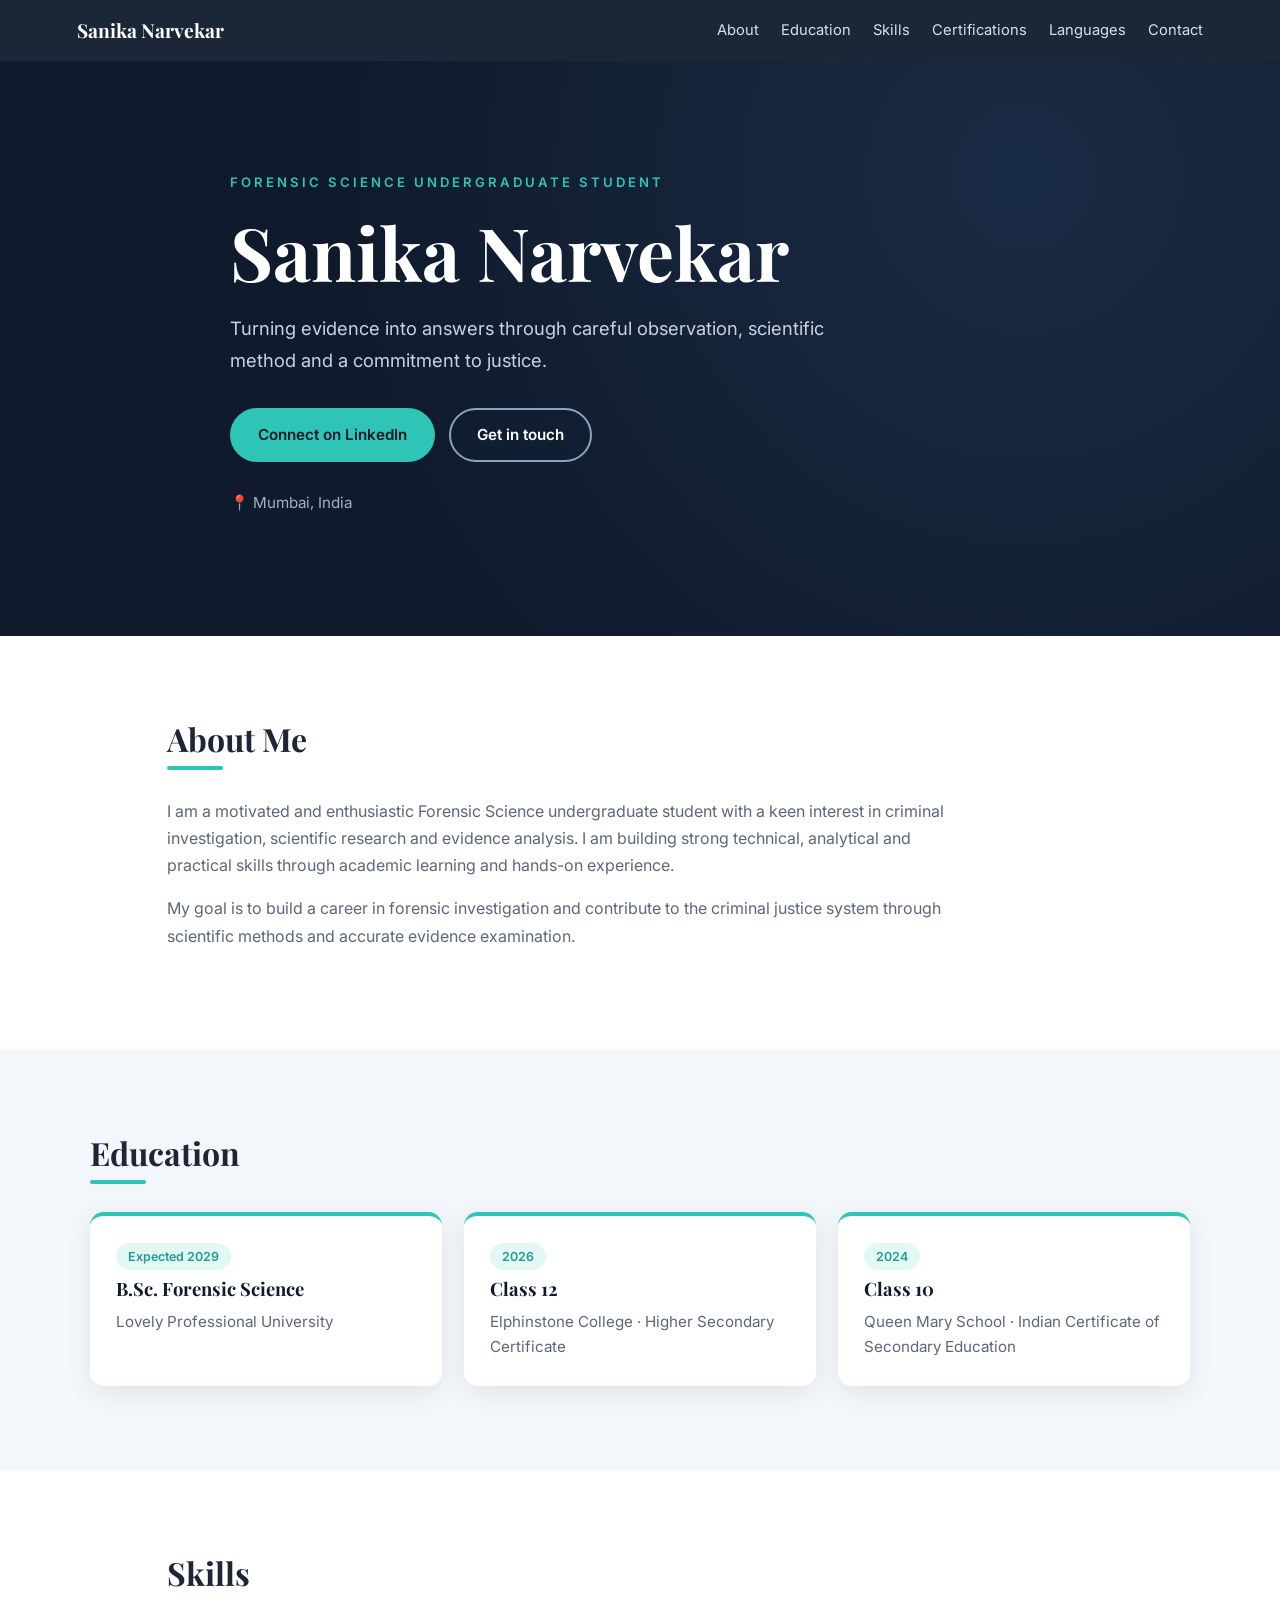
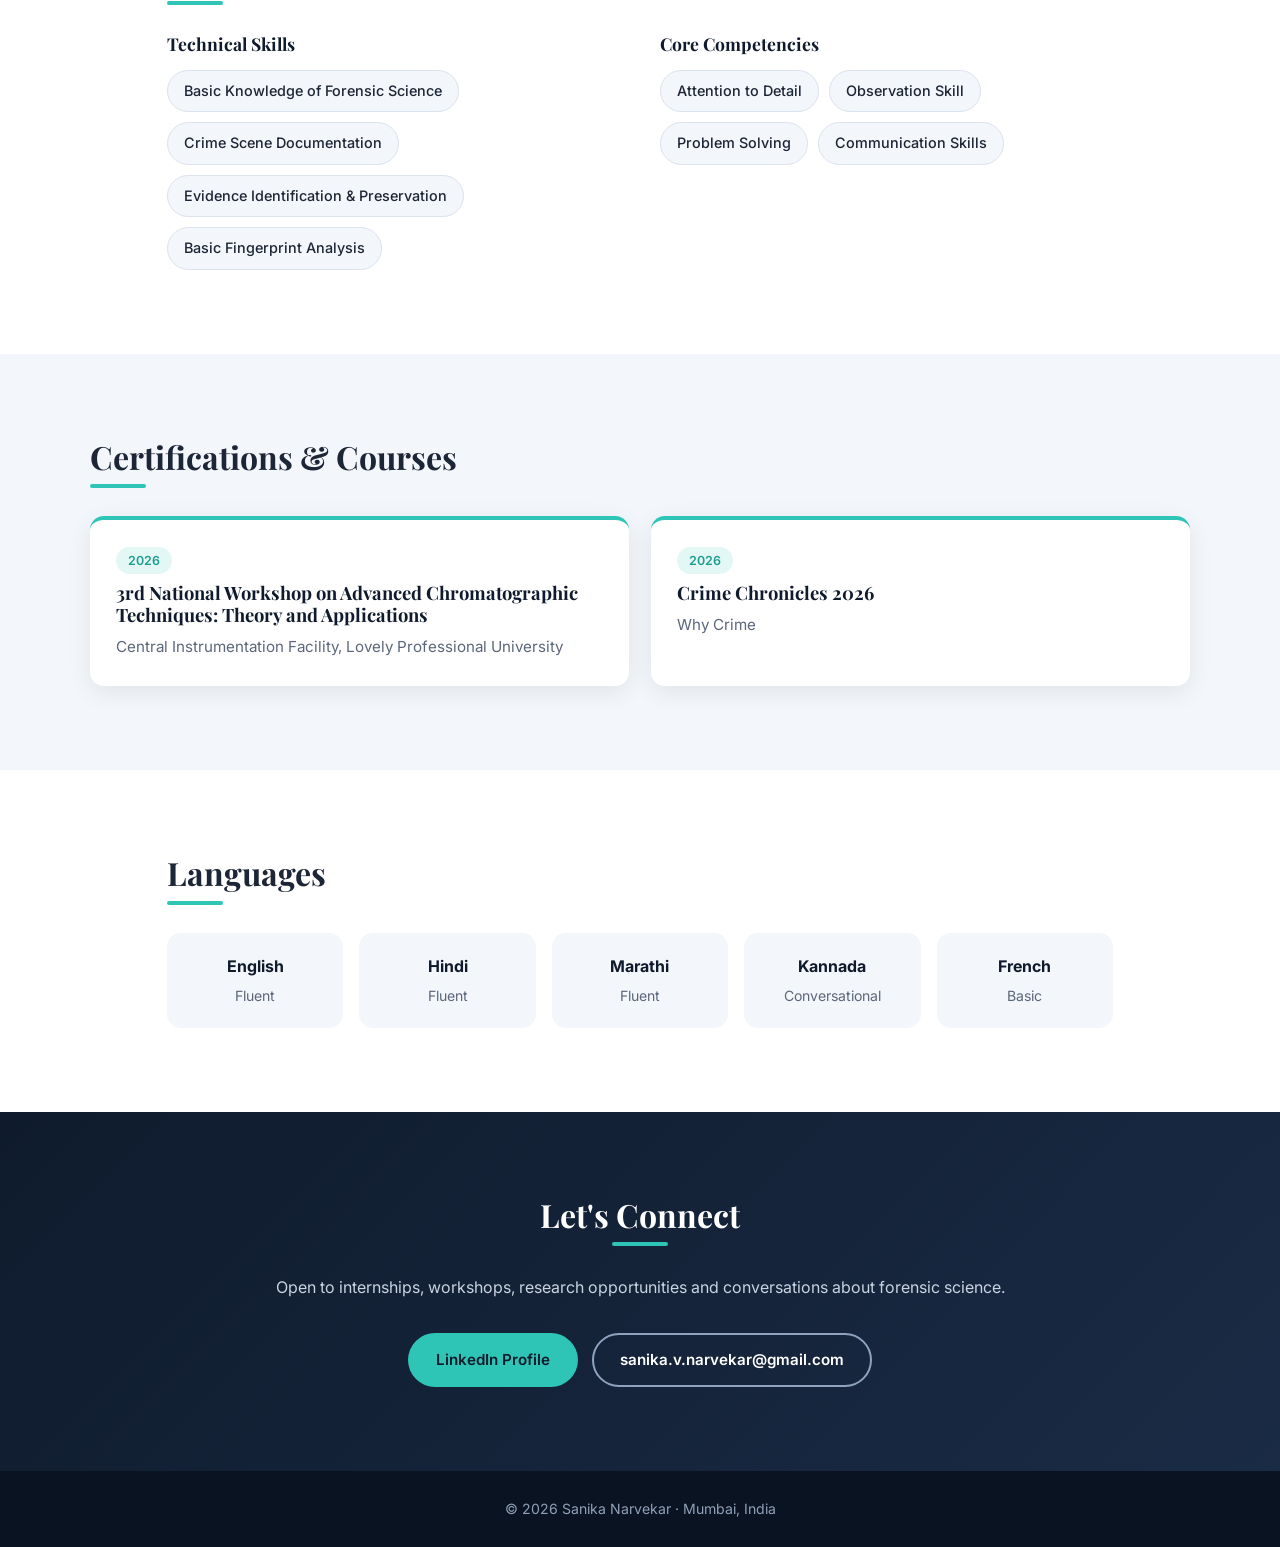
<file: index.html>
<!DOCTYPE html>
<html lang="en">
<head>
  <meta charset="UTF-8" />
  <meta name="viewport" content="width=device-width, initial-scale=1.0" />
  <title>Sanika Narvekar | Forensic Science Undergraduate Student</title>
  <meta name="description" content="Portfolio of Sanika Narvekar, a B.Sc. Forensic Science student at Lovely Professional University with interests in criminal investigation, evidence analysis and scientific research." />
  <meta name="theme-color" content="#0f1b2d" />
  <link rel="preconnect" href="https://fonts.googleapis.com" />
  <link rel="preconnect" href="https://fonts.gstatic.com" crossorigin />
  <link href="https://fonts.googleapis.com/css2?family=Inter:wght@400;500;600&family=Playfair+Display:wght@600;700&display=swap" rel="stylesheet" />
  <link rel="stylesheet" href="style.css" />
</head>
<body>

  <header class="nav" id="top">
    <a href="#top" class="brand">Sanika Narvekar</a>
    <button class="menu-btn" id="menuBtn" aria-label="Toggle menu" aria-expanded="false">&#9776;</button>
    <nav id="navLinks">
      <a href="#about">About</a>
      <a href="#education">Education</a>
      <a href="#skills">Skills</a>
      <a href="#certifications">Certifications</a>
      <a href="#languages">Languages</a>
      <a href="#contact">Contact</a>
    </nav>
  </header>

  <main>
    <!-- HERO -->
    <section class="hero">
      <div class="hero-inner">
        <p class="eyebrow">Forensic Science Undergraduate Student</p>
        <h1>Sanika Narvekar</h1>
        <p class="lead">Turning evidence into answers through careful observation, scientific method and a commitment to justice.</p>
        <div class="cta">
          <a class="btn primary" href="https://www.linkedin.com/in/sanika-narvekar-836043429" target="_blank" rel="noopener noreferrer">Connect on LinkedIn</a>
          <a class="btn ghost" href="#contact">Get in touch</a>
        </div>
        <p class="location">&#128205; Mumbai, India</p>
      </div>
    </section>

    <!-- ABOUT -->
    <section id="about" class="section reveal">
      <h2>About Me</h2>
      <p>
        I am a motivated and enthusiastic Forensic Science undergraduate student with a keen interest in criminal
        investigation, scientific research and evidence analysis. I am building strong technical, analytical
        and practical skills through academic learning and hands-on experience.
      </p>
      <p>
        My goal is to build a career in forensic investigation and contribute to the criminal justice system
        through scientific methods and accurate evidence examination.
      </p>
    </section>

    <!-- EDUCATION -->
    <section id="education" class="section alt reveal">
      <h2>Education</h2>
      <div class="timeline">
        <article class="card">
          <span class="year">Expected 2029</span>
          <h3>B.Sc. Forensic Science</h3>
          <p>Lovely Professional University</p>
        </article>
        <article class="card">
          <span class="year">2026</span>
          <h3>Class 12</h3>
          <p>Elphinstone College &middot; Higher Secondary Certificate</p>
        </article>
        <article class="card">
          <span class="year">2024</span>
          <h3>Class 10</h3>
          <p>Queen Mary School &middot; Indian Certificate of Secondary Education</p>
        </article>
      </div>
    </section>

    <!-- SKILLS -->
    <section id="skills" class="section reveal">
      <h2>Skills</h2>
      <div class="two-col">
        <div>
          <h3 class="sub">Technical Skills</h3>
          <ul class="tags">
            <li>Basic Knowledge of Forensic Science</li>
            <li>Crime Scene Documentation</li>
            <li>Evidence Identification &amp; Preservation</li>
            <li>Basic Fingerprint Analysis</li>
          </ul>
        </div>
        <div>
          <h3 class="sub">Core Competencies</h3>
          <ul class="tags">
            <li>Attention to Detail</li>
            <li>Observation Skill</li>
            <li>Problem Solving</li>
            <li>Communication Skills</li>
          </ul>
        </div>
      </div>
    </section>

    <!-- CERTIFICATIONS -->
    <section id="certifications" class="section alt reveal">
      <h2>Certifications &amp; Courses</h2>
      <div class="grid">
        <article class="card">
          <span class="year">2026</span>
          <h3>3rd National Workshop on Advanced Chromatographic Techniques: Theory and Applications</h3>
          <p>Central Instrumentation Facility, Lovely Professional University</p>
        </article>
        <article class="card">
          <span class="year">2026</span>
          <h3>Crime Chronicles 2026</h3>
          <p>Why Crime</p>
        </article>
      </div>
    </section>

    <!-- LANGUAGES -->
    <section id="languages" class="section reveal">
      <h2>Languages</h2>
      <div class="langs">
        <div class="lang"><strong>English</strong><span>Fluent</span></div>
        <div class="lang"><strong>Hindi</strong><span>Fluent</span></div>
        <div class="lang"><strong>Marathi</strong><span>Fluent</span></div>
        <div class="lang"><strong>Kannada</strong><span>Conversational</span></div>
        <div class="lang"><strong>French</strong><span>Basic</span></div>
      </div>
    </section>

    <!-- CONTACT -->
    <section id="contact" class="section contact reveal">
      <h2>Let's Connect</h2>
      <p>Open to internships, workshops, research opportunities and conversations about forensic science.</p>
      <div class="cta center">
        <a class="btn primary" href="https://www.linkedin.com/in/sanika-narvekar-836043429" target="_blank" rel="noopener noreferrer">LinkedIn Profile</a>
        <a class="btn ghost light" href="mailto:sanika.v.narvekar@gmail.com">sanika.v.narvekar@gmail.com</a>
      </div>
    </section>
  </main>

  <footer>
    <p>&copy; <span id="year">2026</span> Sanika Narvekar &middot; Mumbai, India</p>
  </footer>

  <script src="script.js"></script>
</body>
</html>
</file>
<file: style.css>
:root {
  --navy: #0f1b2d;
  --navy-2: #1a2b45;
  --teal: #2ec4b6;
  --teal-dark: #1f9d91;
  --bg: #ffffff;
  --bg-alt: #f3f6fa;
  --text: #1c2636;
  --muted: #5b677a;
  --radius: 14px;
  --shadow: 0 6px 24px rgba(15, 27, 45, 0.08);
}

* { box-sizing: border-box; margin: 0; padding: 0; }
html { scroll-behavior: smooth; scroll-padding-top: 70px; }
body {
  font-family: "Inter", system-ui, sans-serif;
  color: var(--text);
  background: var(--bg);
  line-height: 1.7;
}
h1, h2, h3 { font-family: "Playfair Display", Georgia, serif; line-height: 1.2; }
a { color: inherit; text-decoration: none; }

/* NAV */
.nav {
  position: sticky; top: 0; z-index: 10;
  display: flex; justify-content: space-between; align-items: center;
  padding: 14px 6vw;
  background: rgba(15, 27, 45, 0.95);
  backdrop-filter: blur(8px);
  color: #fff;
}
.brand { font-family: "Playfair Display", serif; font-weight: 700; font-size: 1.2rem; }
.nav nav { display: flex; gap: 22px; }
.nav nav a { font-size: 0.92rem; opacity: 0.85; transition: opacity .2s, color .2s; }
.nav nav a:hover { opacity: 1; color: var(--teal); }
.menu-btn { display: none; background: none; border: 0; color: #fff; font-size: 1.6rem; cursor: pointer; }

/* HERO */
.hero {
  background: radial-gradient(circle at 80% 20%, var(--navy-2), var(--navy) 60%);
  color: #fff;
  padding: 110px 6vw 120px;
}
.hero-inner { max-width: 820px; margin: 0 auto; }
.eyebrow {
  color: var(--teal); text-transform: uppercase;
  letter-spacing: 3px; font-size: 0.82rem; font-weight: 600; margin-bottom: 14px;
}
.hero h1 { font-size: clamp(2.6rem, 7vw, 4.6rem); margin-bottom: 18px; }
.lead { font-size: 1.15rem; color: #c9d3e2; max-width: 600px; }
.location { margin-top: 28px; color: #9fb0c8; font-size: 0.95rem; }

/* BUTTONS */
.cta { display: flex; flex-wrap: wrap; gap: 14px; margin-top: 32px; }
.cta.center { justify-content: center; }
.btn {
  display: inline-block; padding: 12px 26px; border-radius: 999px;
  font-weight: 600; font-size: 0.95rem;
  border: 2px solid transparent; transition: transform .2s, background .2s, color .2s;
}
.btn:hover { transform: translateY(-2px); }
.btn.primary { background: var(--teal); color: var(--navy); }
.btn.primary:hover { background: var(--teal-dark); color: #fff; }
.btn.ghost { border-color: #8fa3bf; color: #fff; }
.btn.ghost:hover { border-color: var(--teal); color: var(--teal); }

/* SECTIONS */
.section { padding: 84px 6vw; max-width: 1100px; margin: 0 auto; }
.section.alt { max-width: none; background: var(--bg-alt); }
.section.alt > * { max-width: 1100px; margin-left: auto; margin-right: auto; }
.section h2 {
  font-size: 2rem; margin-bottom: 28px; position: relative; padding-bottom: 12px;
}
.section h2::after {
  content: ""; position: absolute; left: 0; bottom: 0;
  width: 56px; height: 4px; background: var(--teal); border-radius: 2px;
}
.section p { color: var(--muted); margin-bottom: 16px; max-width: 780px; }

/* CARDS */
.timeline, .grid { display: grid; gap: 22px; grid-template-columns: repeat(auto-fit, minmax(260px, 1fr)); }
.card {
  background: #fff; padding: 26px; border-radius: var(--radius);
  box-shadow: var(--shadow); border-top: 4px solid var(--teal);
  transition: transform .25s;
}
.card:hover { transform: translateY(-5px); }
.card h3 { font-size: 1.15rem; margin: 8px 0; color: var(--navy); }
.card p { margin: 0; font-size: 0.95rem; }
.year {
  display: inline-block; font-size: 0.78rem; font-weight: 600;
  color: var(--teal-dark); background: #e3f7f4; padding: 3px 12px; border-radius: 999px;
}

/* SKILLS */
.two-col { display: grid; gap: 40px; grid-template-columns: repeat(auto-fit, minmax(280px, 1fr)); }
.sub { font-size: 1.1rem; margin-bottom: 16px; color: var(--navy); }
.tags { list-style: none; display: flex; flex-wrap: wrap; gap: 10px; }
.tags li {
  background: var(--bg-alt); border: 1px solid #dbe3ee;
  padding: 8px 16px; border-radius: 999px; font-size: 0.9rem; font-weight: 500;
}

/* LANGUAGES */
.langs { display: grid; gap: 16px; grid-template-columns: repeat(auto-fit, minmax(150px, 1fr)); }
.lang {
  background: var(--bg-alt); border-radius: var(--radius); padding: 20px; text-align: center;
  display: flex; flex-direction: column; gap: 4px;
}
.lang strong { color: var(--navy); }
.lang span { color: var(--muted); font-size: 0.88rem; }

/* CONTACT */
.contact {
  max-width: none; text-align: center;
  background: linear-gradient(135deg, var(--navy), var(--navy-2)); color: #fff;
}
.contact h2::after { left: 50%; transform: translateX(-50%); }
.contact p { color: #c9d3e2; margin: 0 auto 8px; }

footer { text-align: center; padding: 26px; background: #0a1322; color: #8fa0b8; font-size: 0.88rem; }

/* REVEAL ANIMATION */
.reveal { opacity: 0; transform: translateY(26px); transition: opacity .7s, transform .7s; }
.reveal.visible { opacity: 1; transform: none; }
@media (prefers-reduced-motion: reduce) {
  .reveal { opacity: 1; transform: none; transition: none; }
  html { scroll-behavior: auto; }
}

/* MOBILE */
@media (max-width: 760px) {
  .menu-btn { display: block; }
  .nav nav {
    display: none; position: absolute; top: 100%; left: 0; right: 0;
    flex-direction: column; gap: 0; background: var(--navy);
  }
  .nav nav.open { display: flex; }
  .nav nav a { padding: 14px 6vw; border-top: 1px solid rgba(255,255,255,.08); }
  .hero { padding: 80px 6vw 90px; }
  .section { padding: 60px 6vw; }
}
</file>
